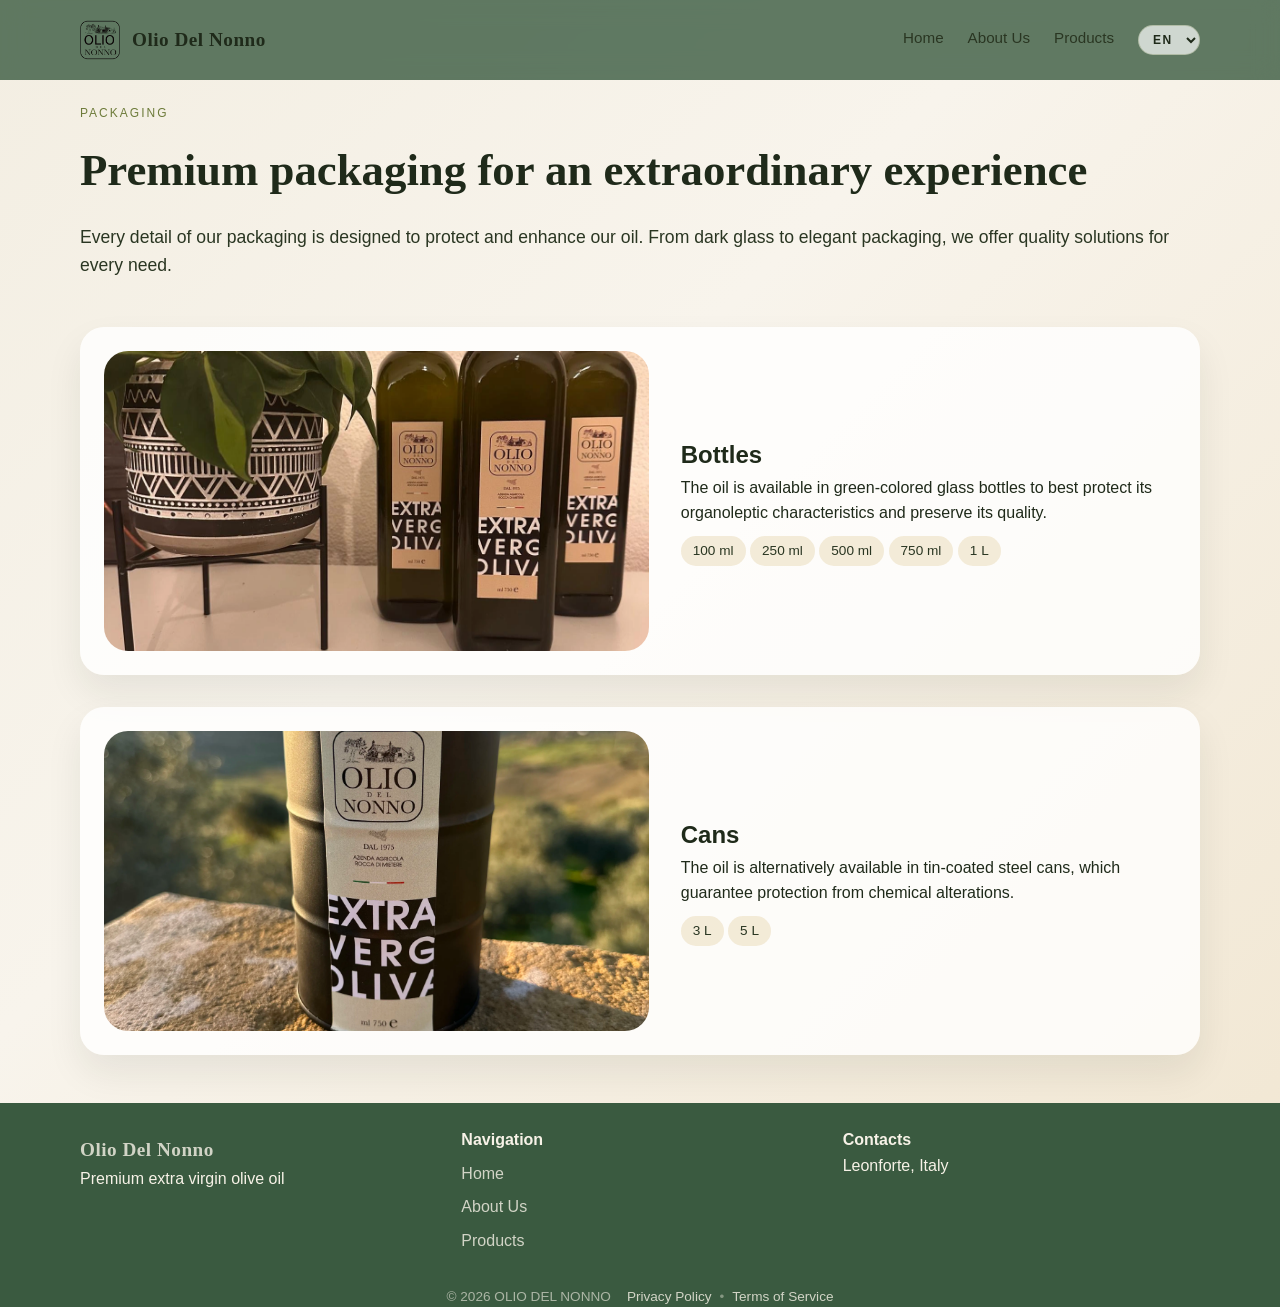
<file: packaging.html>
<!doctype html><html lang="en"><head><meta charset="utf-8"><meta name="viewport" content="width=device-width,initial-scale=1"><title>Packaging</title><meta name="description" content="Packaging information for Olive Oil Studio"><script defer="defer" src="js/main.js"></script><link href="css/main.05d6343d2231f3148652.css" rel="stylesheet"></head><body><div class="page" id="top"><header class="site-header"><div class="container header-inner"><a class="logo" href="index.html"><img src="./img/LOGO.webp" alt="Olio Del Nonno Logo" class="logo-img"> <span class="logo-text">Olio Del Nonno</span></a><div class="header-right"><nav class="nav" data-nav id="site-nav"><a href="index.html" class="nav-link" data-i18n="nav.home">Home</a> <a href="index.html#about" class="nav-link" data-i18n="nav.about">About</a> <a href="index.html#products" class="nav-link" data-i18n="nav.products">Products</a></nav><div class="header-controls"><div class="lang-switch"><select class="lang-select" data-lang-select data-i18n-attr="aria-label:lang.label" aria-label="Language"><option value="en">EN</option><option value="it">IT</option><option value="de">DE</option></select></div><button class="nav-toggle" data-nav-toggle data-i18n-attr="aria-label:nav.toggle" aria-label="Open menu" aria-controls="site-nav" aria-expanded="false"><span aria-hidden="true"></span> <span aria-hidden="true"></span> <span aria-hidden="true"></span></button></div></div></div></header><section class="page-hero" id="packaging"><div class="container"><p class="eyebrow" data-i18n="packagingHero.eyebrow">Imballaggio</p><h1 data-i18n="packagingHero.title">Premium packaging per un'esperienza straordinaria</h1><p class="lead" data-i18n="packagingHero.lead">Ogni dettaglio del nostro imballaggio è pensato per proteggere e valorizzare il nostro olio. Dal vetro scuro alla confezione elegante, offriamo soluzioni di qualità per ogni esigenza.</p></div></section><section class="section" id="packaging-list"><div class="container"><div class="product-grid"><article class="product-detail"><img src="./img/bottiglie1.webp" data-i18n-attr="alt:packaging.item1.imgAlt" alt="Bottiglie" loading="lazy" decoding="async"><div><h2 data-i18n="packaging.item1.title">Bottiglie</h2><p data-i18n="packaging.item1.body">L'olio è disponibile in bottiglie in vetro verde per proteggerne al meglio le caratteristiche organolettiche e preservarne la qualità.</p><span class="tag" data-i18n="packaging.item1.tag1">100 ml</span> <span class="tag" data-i18n="packaging.item1.tag2">250 ml</span> <span class="tag" data-i18n="packaging.item1.tag3">500 ml</span> <span class="tag" data-i18n="packaging.item1.tag4">750 ml</span> <span class="tag" data-i18n="packaging.item1.tag5">1 L</span></div></article><article class="product-detail"><img src="./img/barilotto1.webp" data-i18n-attr="alt:packaging.item2.imgAlt" alt="Lattine" loading="lazy" decoding="async"><div><h2 data-i18n="packaging.item2.title">Lattine</h2><p data-i18n="packaging.item2.body">L'olio è disponibile anche in lattine in acciaio rivestito, che ne garantiscono la protezione da alterazioni chimiche.</p><span class="tag" data-i18n="packaging.item2.tag1">3 L</span> <span class="tag" data-i18n="packaging.item2.tag2">5 L</span></div></article></div></div></section><footer class="site-footer"><div class="container footer-inner"><div><a class="logo" href="index.html#home">Olio Del Nonno</a><p data-i18n="footer.tagline">Premium extra vergine olive oil from Italy farms.</p></div><div><h4 data-i18n="footer.navigationTitle">Navigation</h4><a href="index.html#home" data-i18n="nav.home">Home</a> <a href="index.html#about" data-i18n="nav.about">About</a> <a href="index.html#products" data-i18n="nav.products">Products</a></div><div><h4 data-i18n="footer.contactsTitle">Contatti</h4><p data-i18n="footer.address">Leonforte, Italy</p><p data-i18n="footer.phone"></p><p data-i18n="footer.email"></p></div></div><div class="footer-bottom"><div>© 2026 OLIO DEL NONNO</div><div class="footer-legal"><a href="privacy.html" data-i18n="footer.privacy">Privacy Policy</a> <span class="separator">•</span> <a href="terms.html" data-i18n="footer.terms">Terms of Service</a></div></div></footer><a class="to-top" href="#top" data-to-top data-i18n="footer.toTop" data-i18n-attr="aria-label:footer.toTop" aria-label="Back to top">Top</a></div></body></html>
</file>
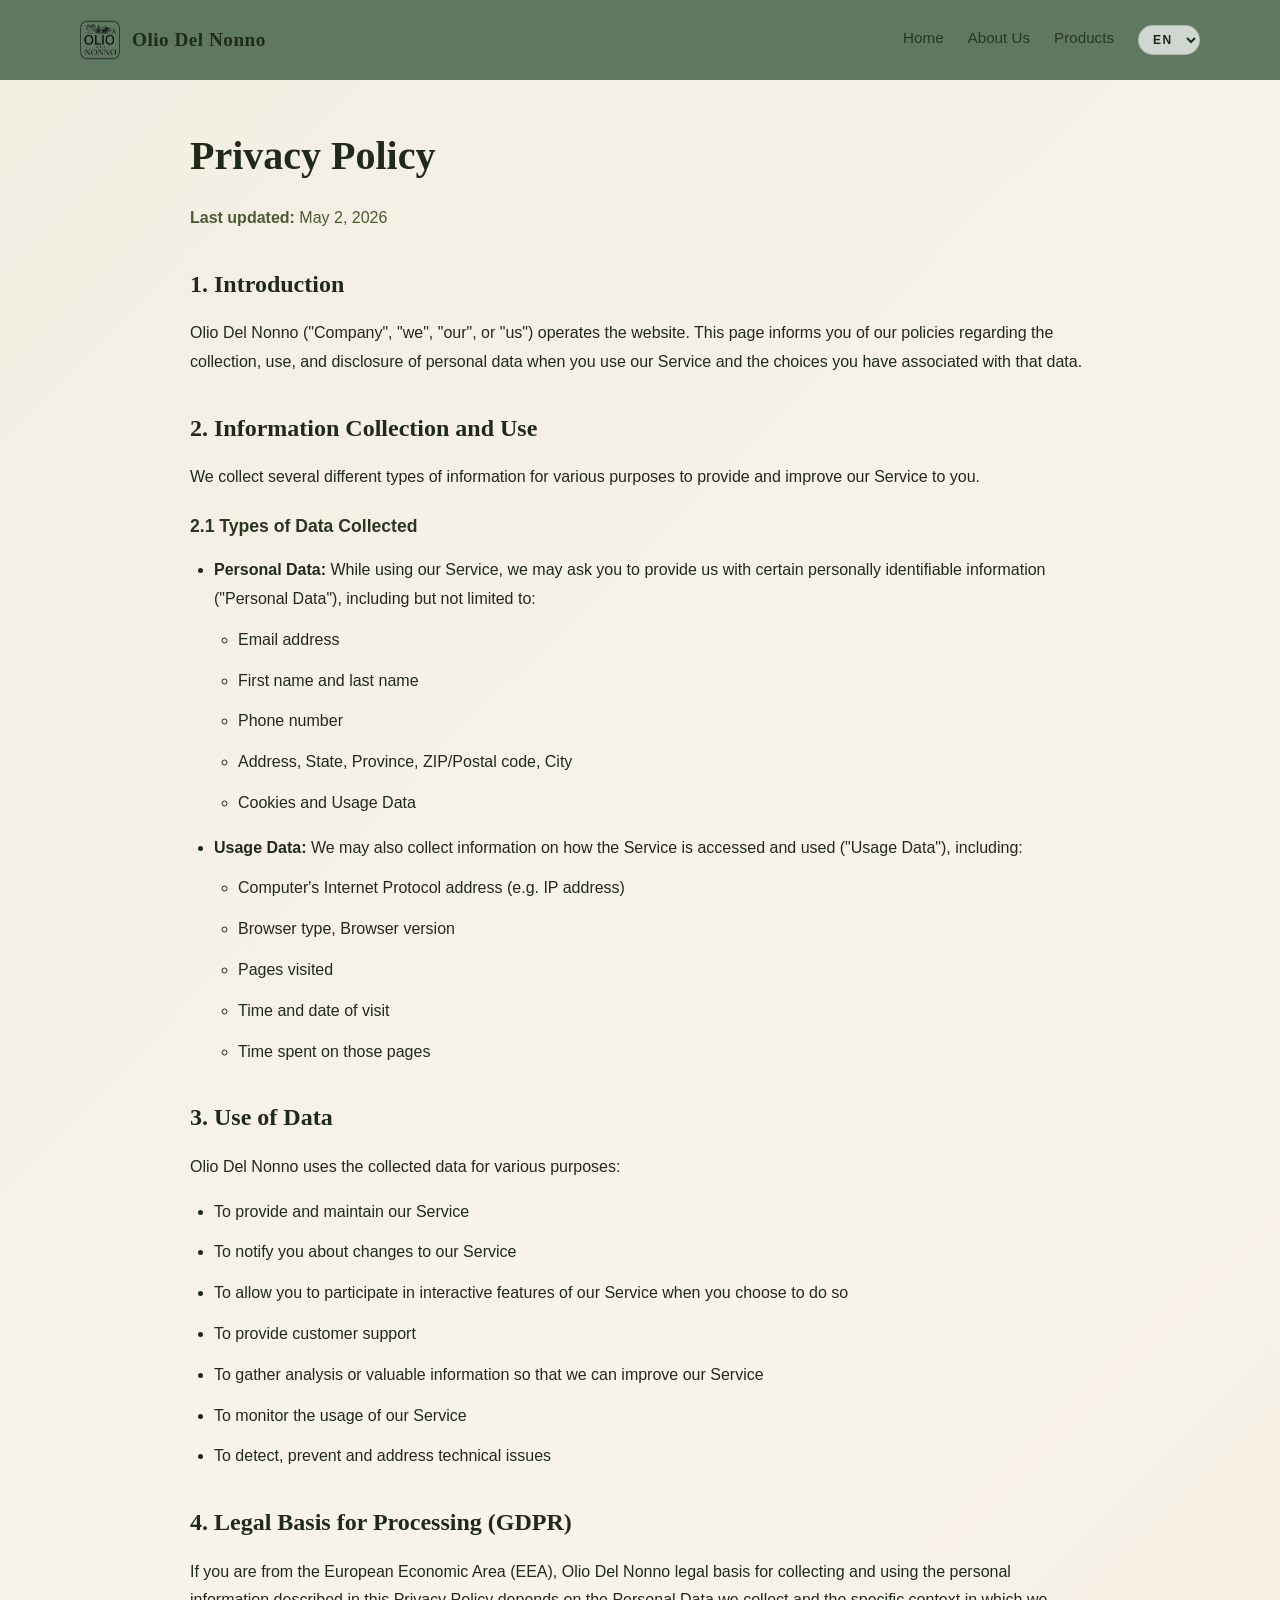
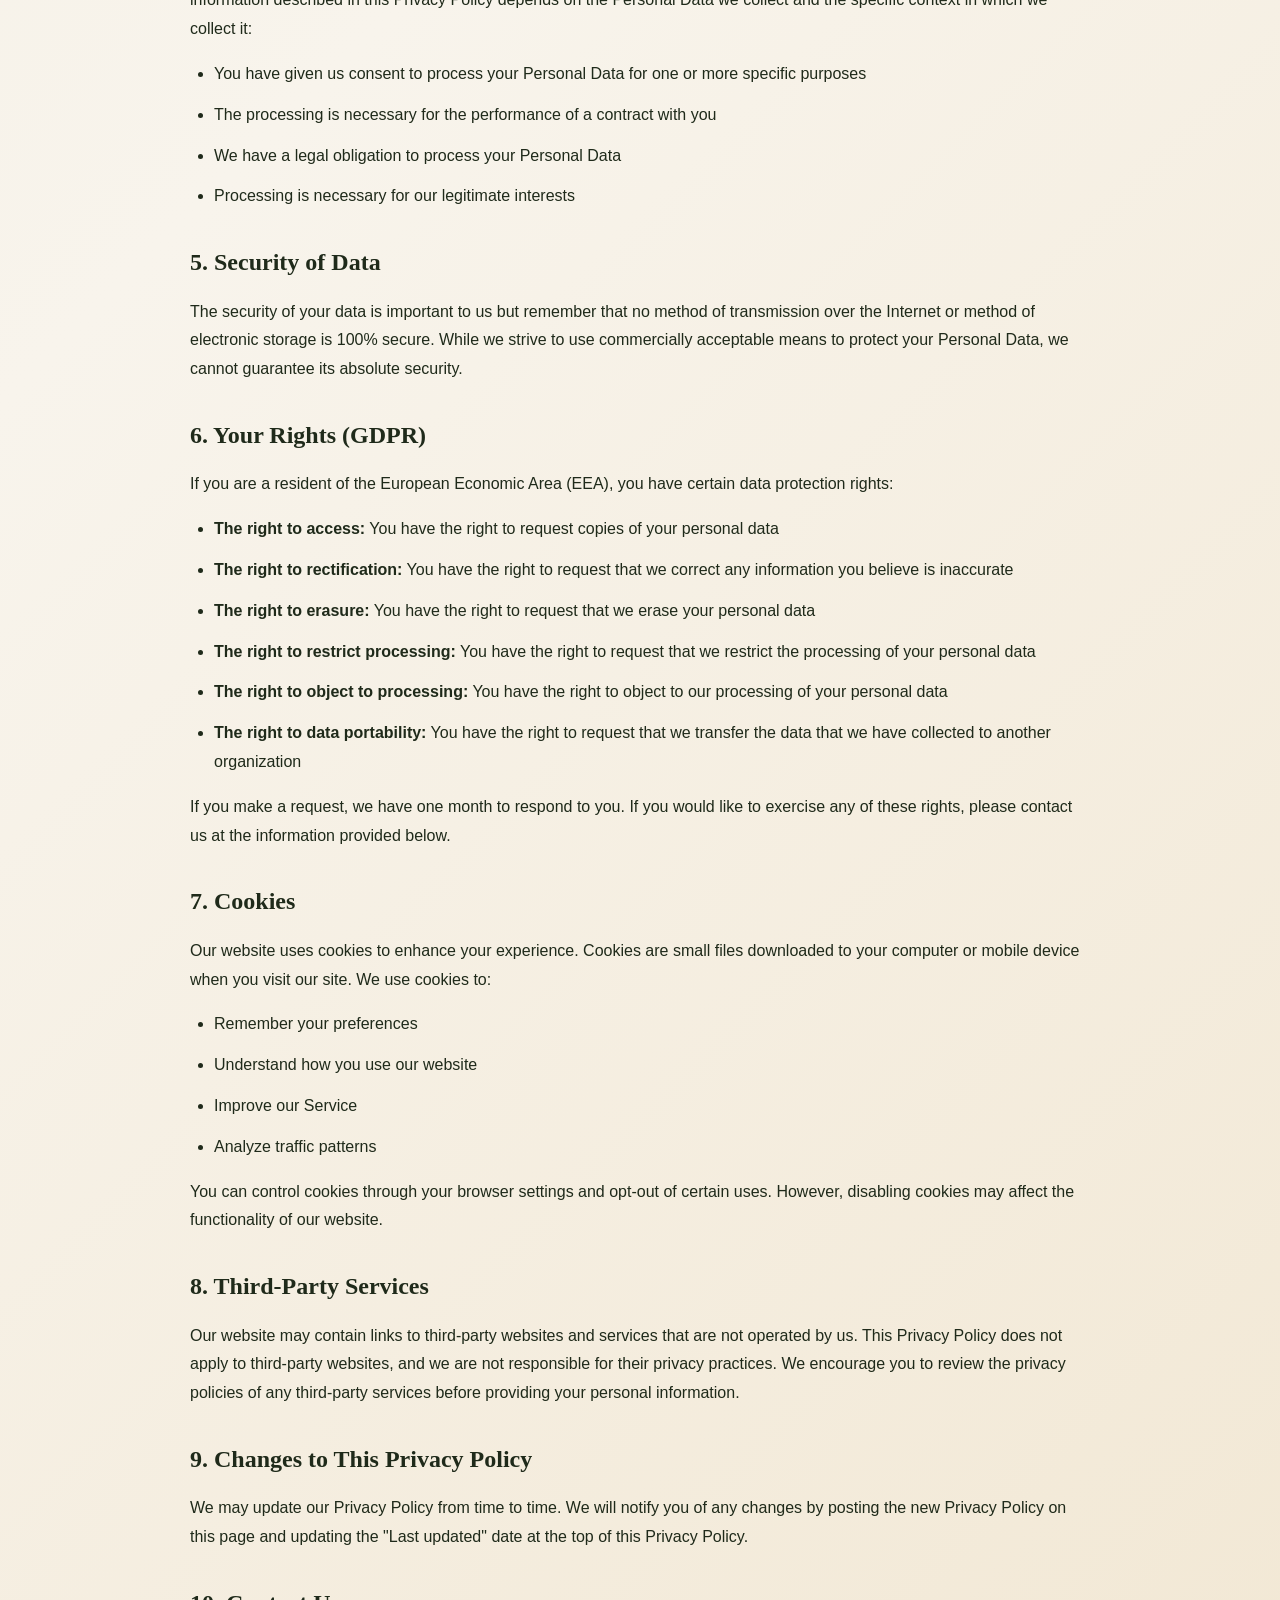
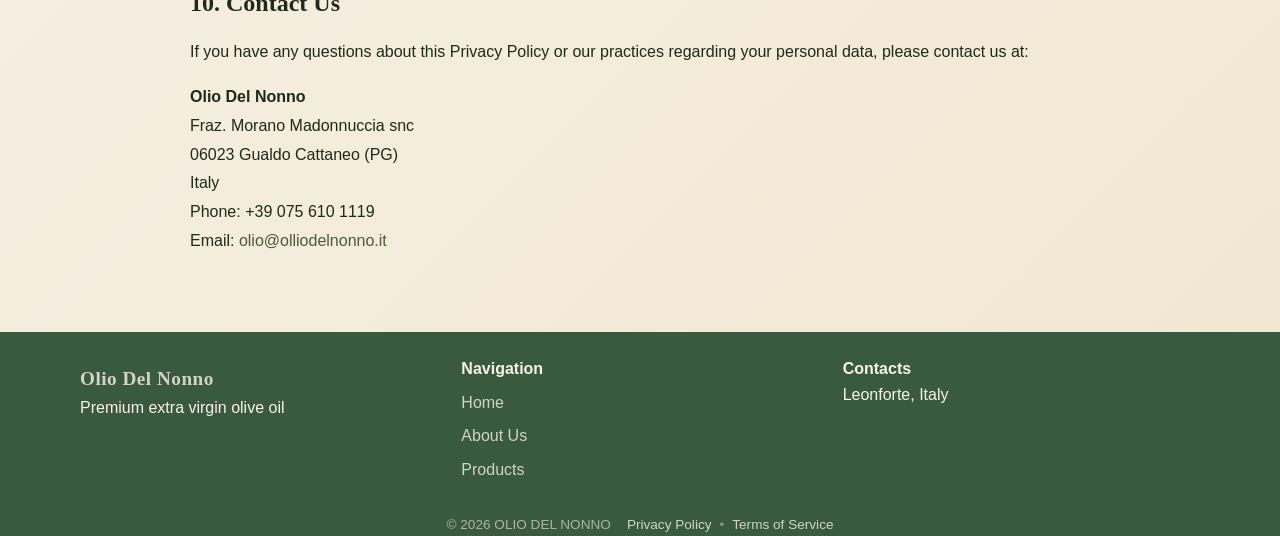
<file: privacy.html>
<!doctype html><html lang="en"><head><meta charset="utf-8"><meta name="viewport" content="width=device-width,initial-scale=1"><title>Privacy Policy - Olive Oil Studio</title><meta name="description" content="Privacy Policy for Olive Oil Studio"><script defer="defer" src="js/main.js"></script><link href="css/main.05d6343d2231f3148652.css" rel="stylesheet"></head><body><div class="page" id="top"><header class="site-header"><div class="container header-inner"><a class="logo" href="index.html"><img src="./img/LOGO.webp" alt="Olio Del Nonno Logo" class="logo-img"> <span class="logo-text">Olio Del Nonno</span></a><div class="header-right"><nav class="nav" data-nav id="site-nav"><a href="index.html" class="nav-link" data-i18n="nav.home">Home</a> <a href="index.html#about" class="nav-link" data-i18n="nav.about">About</a> <a href="index.html#products" class="nav-link" data-i18n="nav.products">Products</a></nav><div class="header-controls"><div class="lang-switch"><select class="lang-select" data-lang-select data-i18n-attr="aria-label:lang.label" aria-label="Language"><option value="en">EN</option><option value="it">IT</option><option value="de">DE</option></select></div><button class="nav-toggle" data-nav-toggle data-i18n-attr="aria-label:nav.toggle" aria-label="Open menu" aria-controls="site-nav" aria-expanded="false"><span aria-hidden="true"></span> <span aria-hidden="true"></span> <span aria-hidden="true"></span></button></div></div></div></header><main class="legal-page"><div class="container"><div class="legal-content"><h1>Privacy Policy</h1><p class="last-updated"><strong>Last updated:</strong> May 2, 2026</p><h2>1. Introduction</h2><p>Olio Del Nonno ("Company", "we", "our", or "us") operates the website. This page informs you of our policies regarding the collection, use, and disclosure of personal data when you use our Service and the choices you have associated with that data.</p><h2>2. Information Collection and Use</h2><p>We collect several different types of information for various purposes to provide and improve our Service to you.</p><h3>2.1 Types of Data Collected</h3><ul><li><strong>Personal Data:</strong> While using our Service, we may ask you to provide us with certain personally identifiable information ("Personal Data"), including but not limited to:<ul><li>Email address</li><li>First name and last name</li><li>Phone number</li><li>Address, State, Province, ZIP/Postal code, City</li><li>Cookies and Usage Data</li></ul></li><li><strong>Usage Data:</strong> We may also collect information on how the Service is accessed and used ("Usage Data"), including:<ul><li>Computer's Internet Protocol address (e.g. IP address)</li><li>Browser type, Browser version</li><li>Pages visited</li><li>Time and date of visit</li><li>Time spent on those pages</li></ul></li></ul><h2>3. Use of Data</h2><p>Olio Del Nonno uses the collected data for various purposes:</p><ul><li>To provide and maintain our Service</li><li>To notify you about changes to our Service</li><li>To allow you to participate in interactive features of our Service when you choose to do so</li><li>To provide customer support</li><li>To gather analysis or valuable information so that we can improve our Service</li><li>To monitor the usage of our Service</li><li>To detect, prevent and address technical issues</li></ul><h2>4. Legal Basis for Processing (GDPR)</h2><p>If you are from the European Economic Area (EEA), Olio Del Nonno legal basis for collecting and using the personal information described in this Privacy Policy depends on the Personal Data we collect and the specific context in which we collect it:</p><ul><li>You have given us consent to process your Personal Data for one or more specific purposes</li><li>The processing is necessary for the performance of a contract with you</li><li>We have a legal obligation to process your Personal Data</li><li>Processing is necessary for our legitimate interests</li></ul><h2>5. Security of Data</h2><p>The security of your data is important to us but remember that no method of transmission over the Internet or method of electronic storage is 100% secure. While we strive to use commercially acceptable means to protect your Personal Data, we cannot guarantee its absolute security.</p><h2>6. Your Rights (GDPR)</h2><p>If you are a resident of the European Economic Area (EEA), you have certain data protection rights:</p><ul><li><strong>The right to access:</strong> You have the right to request copies of your personal data</li><li><strong>The right to rectification:</strong> You have the right to request that we correct any information you believe is inaccurate</li><li><strong>The right to erasure:</strong> You have the right to request that we erase your personal data</li><li><strong>The right to restrict processing:</strong> You have the right to request that we restrict the processing of your personal data</li><li><strong>The right to object to processing:</strong> You have the right to object to our processing of your personal data</li><li><strong>The right to data portability:</strong> You have the right to request that we transfer the data that we have collected to another organization</li></ul><p>If you make a request, we have one month to respond to you. If you would like to exercise any of these rights, please contact us at the information provided below.</p><h2>7. Cookies</h2><p>Our website uses cookies to enhance your experience. Cookies are small files downloaded to your computer or mobile device when you visit our site. We use cookies to:</p><ul><li>Remember your preferences</li><li>Understand how you use our website</li><li>Improve our Service</li><li>Analyze traffic patterns</li></ul><p>You can control cookies through your browser settings and opt-out of certain uses. However, disabling cookies may affect the functionality of our website.</p><h2>8. Third-Party Services</h2><p>Our website may contain links to third-party websites and services that are not operated by us. This Privacy Policy does not apply to third-party websites, and we are not responsible for their privacy practices. We encourage you to review the privacy policies of any third-party services before providing your personal information.</p><h2>9. Changes to This Privacy Policy</h2><p>We may update our Privacy Policy from time to time. We will notify you of any changes by posting the new Privacy Policy on this page and updating the "Last updated" date at the top of this Privacy Policy.</p><h2>10. Contact Us</h2><p>If you have any questions about this Privacy Policy or our practices regarding your personal data, please contact us at:</p><p><strong>Olio Del Nonno</strong><br>Fraz. Morano Madonnuccia snc<br>06023 Gualdo Cattaneo (PG)<br>Italy<br>Phone: +39 075 610 1119<br>Email: <a href="mailto:olio@olliodelnonno.it">olio@olliodelnonno.it</a></p></div></div></main><footer class="site-footer"><div class="container footer-inner"><div><a class="logo" href="index.html#home">Olio Del Nonno</a><p data-i18n="footer.tagline">Premium extra vergine olive oil from Italy farms.</p></div><div><h4 data-i18n="footer.navigationTitle">Navigation</h4><a href="index.html#home" data-i18n="nav.home">Home</a> <a href="index.html#about" data-i18n="nav.about">About</a> <a href="index.html#products" data-i18n="nav.products">Products</a></div><div><h4 data-i18n="footer.contactsTitle">Contatti</h4><p data-i18n="footer.address">Leonforte, Italy</p><p data-i18n="footer.phone"></p><p data-i18n="footer.email"></p></div></div><div class="footer-bottom"><div>© 2026 OLIO DEL NONNO</div><div class="footer-legal"><a href="privacy.html" data-i18n="footer.privacy">Privacy Policy</a> <span class="separator">•</span> <a href="terms.html" data-i18n="footer.terms">Terms of Service</a></div></div></footer><a class="to-top" href="#top" data-to-top data-i18n="footer.toTop" data-i18n-attr="aria-label:footer.toTop" aria-label="Back to top">Top</a></div></body></html>
</file>
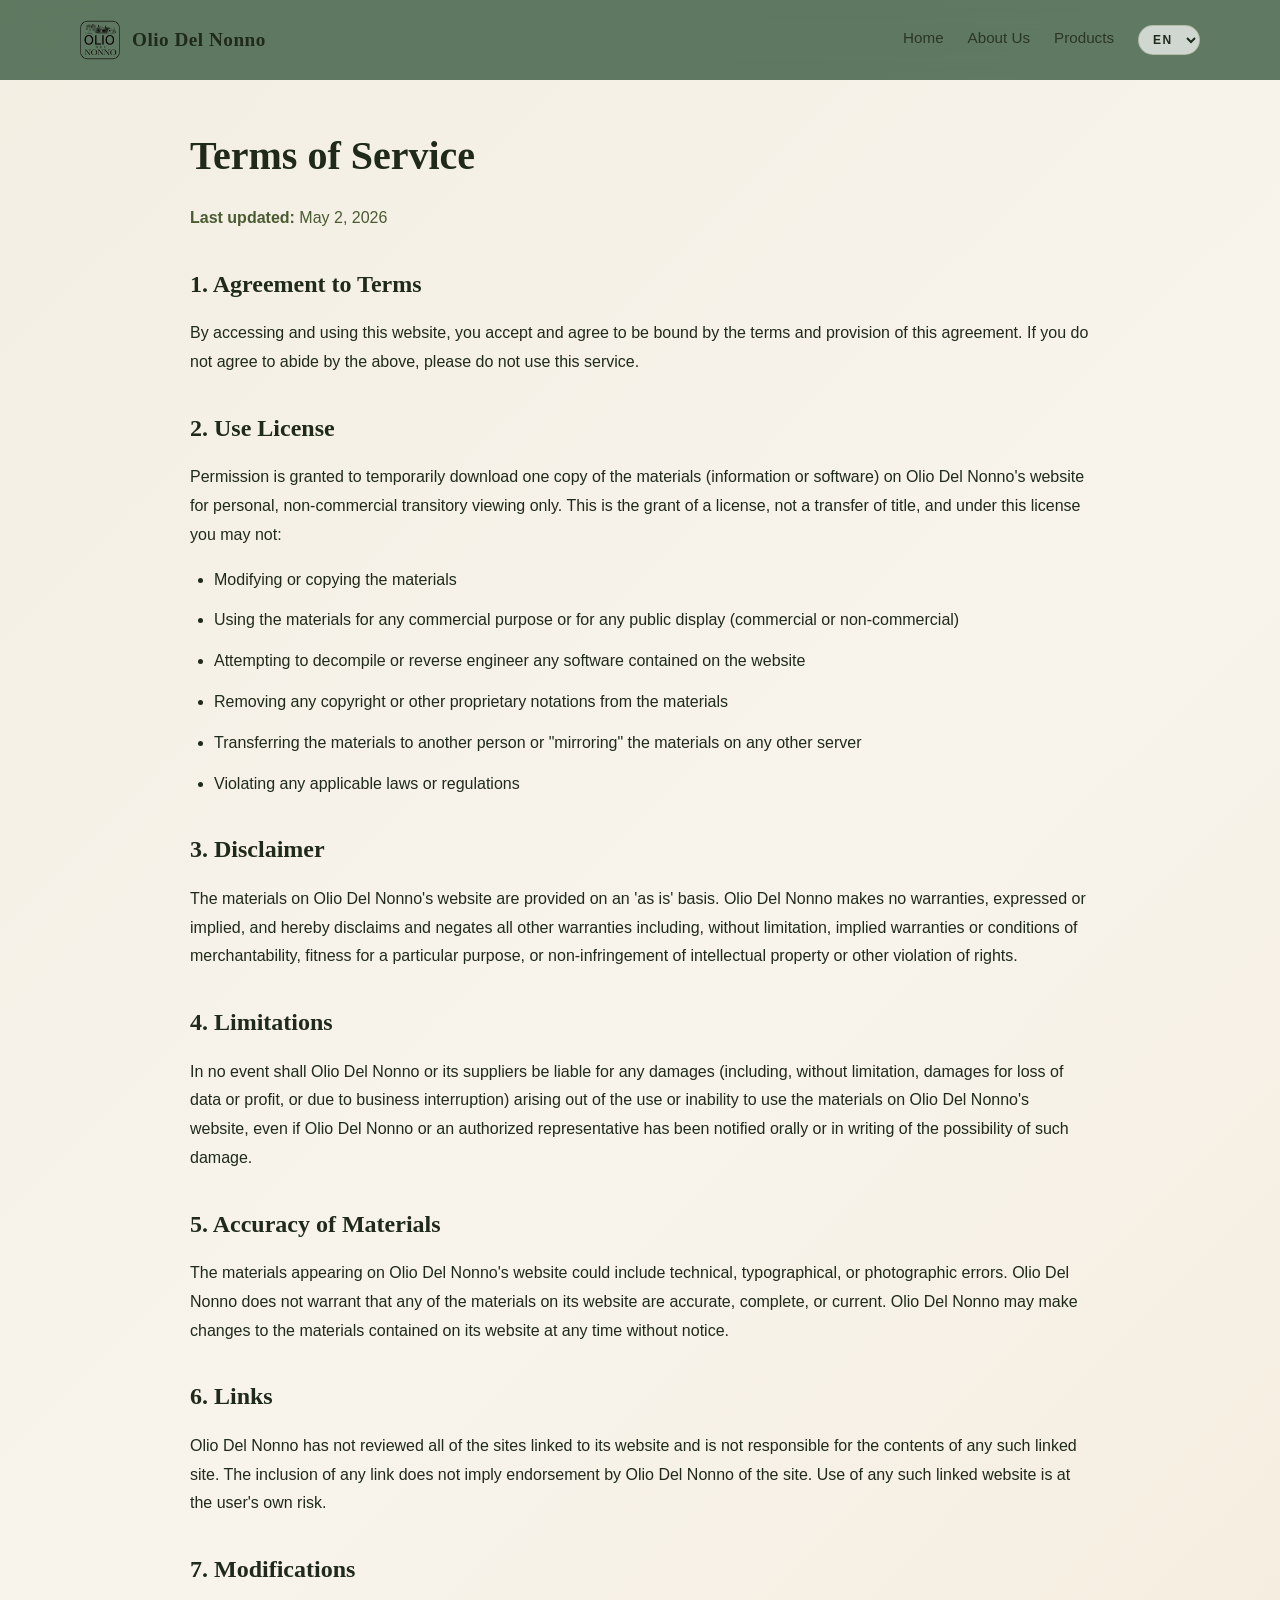
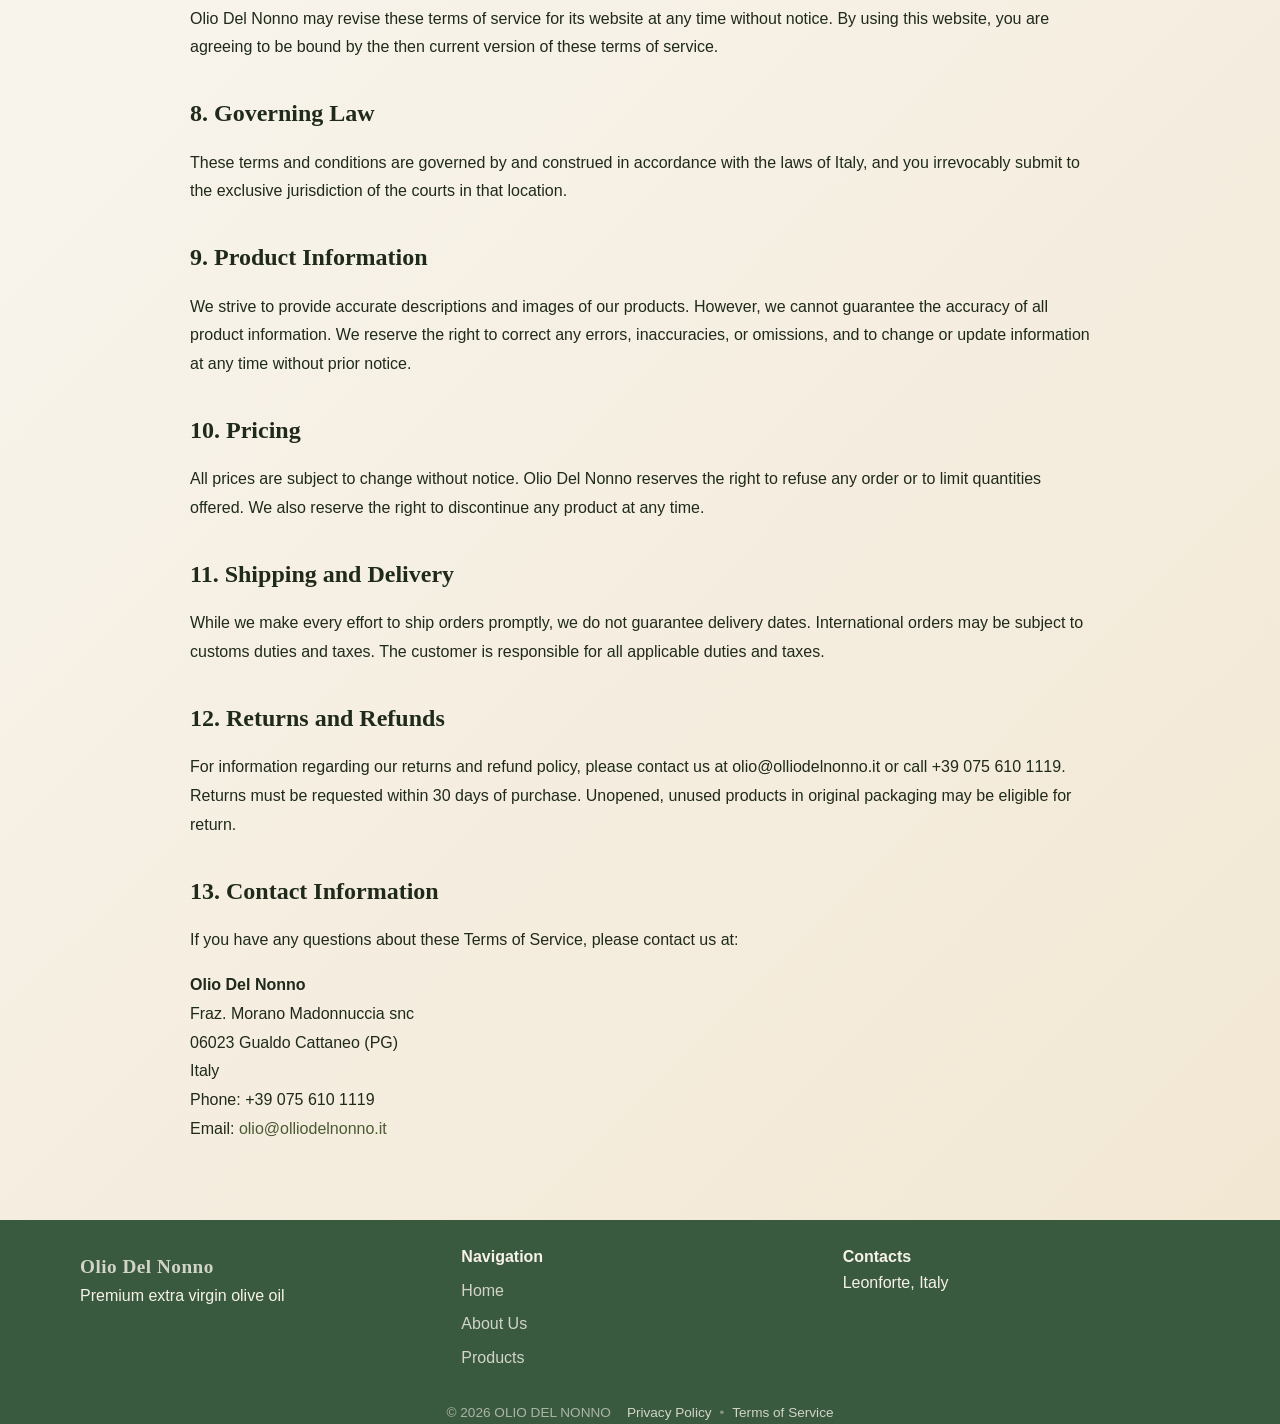
<file: terms.html>
<!doctype html><html lang="en"><head><meta charset="utf-8"><meta name="viewport" content="width=device-width,initial-scale=1"><title>Terms of Service - Olive Oil Studio</title><meta name="description" content="Terms of Service for Olive Oil Studio"><script defer="defer" src="js/main.js"></script><link href="css/main.05d6343d2231f3148652.css" rel="stylesheet"></head><body><div class="page" id="top"><header class="site-header"><div class="container header-inner"><a class="logo" href="index.html"><img src="./img/LOGO.webp" alt="Olio Del Nonno Logo" class="logo-img"> <span class="logo-text">Olio Del Nonno</span></a><div class="header-right"><nav class="nav" data-nav id="site-nav"><a href="index.html" class="nav-link" data-i18n="nav.home">Home</a> <a href="index.html#about" class="nav-link" data-i18n="nav.about">About</a> <a href="index.html#products" class="nav-link" data-i18n="nav.products">Products</a></nav><div class="header-controls"><div class="lang-switch"><select class="lang-select" data-lang-select data-i18n-attr="aria-label:lang.label" aria-label="Language"><option value="en">EN</option><option value="it">IT</option><option value="de">DE</option></select></div><button class="nav-toggle" data-nav-toggle data-i18n-attr="aria-label:nav.toggle" aria-label="Open menu" aria-controls="site-nav" aria-expanded="false"><span aria-hidden="true"></span> <span aria-hidden="true"></span> <span aria-hidden="true"></span></button></div></div></div></header><main class="legal-page"><div class="container"><div class="legal-content"><h1>Terms of Service</h1><p class="last-updated"><strong>Last updated:</strong> May 2, 2026</p><h2>1. Agreement to Terms</h2><p>By accessing and using this website, you accept and agree to be bound by the terms and provision of this agreement. If you do not agree to abide by the above, please do not use this service.</p><h2>2. Use License</h2><p>Permission is granted to temporarily download one copy of the materials (information or software) on Olio Del Nonno's website for personal, non-commercial transitory viewing only. This is the grant of a license, not a transfer of title, and under this license you may not:</p><ul><li>Modifying or copying the materials</li><li>Using the materials for any commercial purpose or for any public display (commercial or non-commercial)</li><li>Attempting to decompile or reverse engineer any software contained on the website</li><li>Removing any copyright or other proprietary notations from the materials</li><li>Transferring the materials to another person or "mirroring" the materials on any other server</li><li>Violating any applicable laws or regulations</li></ul><h2>3. Disclaimer</h2><p>The materials on Olio Del Nonno's website are provided on an 'as is' basis. Olio Del Nonno makes no warranties, expressed or implied, and hereby disclaims and negates all other warranties including, without limitation, implied warranties or conditions of merchantability, fitness for a particular purpose, or non-infringement of intellectual property or other violation of rights.</p><h2>4. Limitations</h2><p>In no event shall Olio Del Nonno or its suppliers be liable for any damages (including, without limitation, damages for loss of data or profit, or due to business interruption) arising out of the use or inability to use the materials on Olio Del Nonno's website, even if Olio Del Nonno or an authorized representative has been notified orally or in writing of the possibility of such damage.</p><h2>5. Accuracy of Materials</h2><p>The materials appearing on Olio Del Nonno's website could include technical, typographical, or photographic errors. Olio Del Nonno does not warrant that any of the materials on its website are accurate, complete, or current. Olio Del Nonno may make changes to the materials contained on its website at any time without notice.</p><h2>6. Links</h2><p>Olio Del Nonno has not reviewed all of the sites linked to its website and is not responsible for the contents of any such linked site. The inclusion of any link does not imply endorsement by Olio Del Nonno of the site. Use of any such linked website is at the user's own risk.</p><h2>7. Modifications</h2><p>Olio Del Nonno may revise these terms of service for its website at any time without notice. By using this website, you are agreeing to be bound by the then current version of these terms of service.</p><h2>8. Governing Law</h2><p>These terms and conditions are governed by and construed in accordance with the laws of Italy, and you irrevocably submit to the exclusive jurisdiction of the courts in that location.</p><h2>9. Product Information</h2><p>We strive to provide accurate descriptions and images of our products. However, we cannot guarantee the accuracy of all product information. We reserve the right to correct any errors, inaccuracies, or omissions, and to change or update information at any time without prior notice.</p><h2>10. Pricing</h2><p>All prices are subject to change without notice. Olio Del Nonno reserves the right to refuse any order or to limit quantities offered. We also reserve the right to discontinue any product at any time.</p><h2>11. Shipping and Delivery</h2><p>While we make every effort to ship orders promptly, we do not guarantee delivery dates. International orders may be subject to customs duties and taxes. The customer is responsible for all applicable duties and taxes.</p><h2>12. Returns and Refunds</h2><p>For information regarding our returns and refund policy, please contact us at olio@olliodelnonno.it or call +39 075 610 1119. Returns must be requested within 30 days of purchase. Unopened, unused products in original packaging may be eligible for return.</p><h2>13. Contact Information</h2><p>If you have any questions about these Terms of Service, please contact us at:</p><p><strong>Olio Del Nonno</strong><br>Fraz. Morano Madonnuccia snc<br>06023 Gualdo Cattaneo (PG)<br>Italy<br>Phone: +39 075 610 1119<br>Email: <a href="mailto:olio@olliodelnonno.it">olio@olliodelnonno.it</a></p></div></div></main><footer class="site-footer"><div class="container footer-inner"><div><a class="logo" href="index.html#home">Olio Del Nonno</a><p data-i18n="footer.tagline">Premium extra vergine olive oil from Italy farms.</p></div><div><h4 data-i18n="footer.navigationTitle">Navigation</h4><a href="index.html#home" data-i18n="nav.home">Home</a> <a href="index.html#about" data-i18n="nav.about">About</a> <a href="index.html#products" data-i18n="nav.products">Products</a></div><div><h4 data-i18n="footer.contactsTitle">Contatti</h4><p data-i18n="footer.address">Leonforte, Italy</p><p data-i18n="footer.phone"></p><p data-i18n="footer.email"></p></div></div><div class="footer-bottom"><div>© 2026 OLIO DEL NONNO</div><div class="footer-legal"><a href="privacy.html" data-i18n="footer.privacy">Privacy Policy</a> <span class="separator">•</span> <a href="terms.html" data-i18n="footer.terms">Terms of Service</a></div></div></footer><a class="to-top" href="#top" data-to-top data-i18n="footer.toTop" data-i18n-attr="aria-label:footer.toTop" aria-label="Back to top">Top</a></div></body></html>
</file>
<file: css/main.05d6343d2231f3148652.css>
:root{color-scheme:only light}html{scroll-behavior:smooth}*{box-sizing:border-box;margin:0;padding:0}body{font-family:"Manrope",-apple-system,BlinkMacSystemFont,"Segoe UI","Roboto","Oxygen","Ubuntu","Cantarell","Fira Sans","Droid Sans","Helvetica Neue",Arial,sans-serif;background:linear-gradient(135deg, #f3eee2 0%, #f8f4ec 40%, #f1e6d1 100%);color:#1f2a1a;line-height:1.6}body.nav-open{overflow:hidden}img{max-width:100%;display:block;border-radius:24px}a{color:inherit;text-decoration:none}@media(prefers-reduced-motion: reduce){html{scroll-behavior:auto}}.page{min-height:100vh;display:flex;flex-direction:column}.container{width:min(1120px,92vw);margin:0 auto;padding-top:24px}.to-top{position:fixed;right:24px;bottom:24px;width:44px;height:44px;border-radius:999px;background:#1f2a1a;color:#f7f2e7;display:grid;place-items:center;font-size:1.1rem;box-shadow:0 12px 24px rgba(31,42,26,.2);opacity:0;pointer-events:none;transform:translateY(10px);transition:opacity .3s ease,transform .3s ease}.to-top.is-visible{opacity:1;pointer-events:auto;transform:translateY(0)}.legal-page{padding:100px 0 60px 0}.legal-content{max-width:900px;margin:0 auto}.legal-content h1{font-size:2.5rem;margin-bottom:16px;font-family:"Playfair Display","Georgia","Garamond","Times New Roman",serif}.legal-content h2{font-size:1.5rem;margin-top:32px;margin-bottom:16px;font-family:"Playfair Display","Georgia","Garamond","Times New Roman",serif;color:#1f2a1a}.legal-content h3{font-size:1.1rem;margin-top:20px;margin-bottom:12px;font-weight:600;color:#2a3622}.legal-content p{line-height:1.8;margin-bottom:16px;color:#1f2a1a}.legal-content ul{margin:16px 0 16px 24px;list-style-type:disc}.legal-content ul li{margin-bottom:12px;line-height:1.8;color:#1f2a1a}.legal-content ul li ul{margin-top:12px;list-style-type:circle}.legal-content .last-updated{color:#4a5a31;margin-bottom:32px}.legal-content a{color:#4a5a31;text-decoration:none;transition:color .2s ease}.legal-content a:hover{color:#2a3622;text-decoration:underline}.cookie-banner{position:fixed;bottom:0;left:0;right:0;background:#1f2a1a;color:#f7f2e7;padding:24px;display:none;flex-direction:column;gap:16px;z-index:9999;box-shadow:0 -4px 16px rgba(31,42,26,.2)}.cookie-banner-content{width:min(1120px,92vw);margin:0 auto;display:flex;justify-content:space-between;align-items:flex-end;gap:32px}.cookie-banner-text{flex:1}.cookie-banner-text h3{font-family:"Playfair Display","Georgia","Garamond","Times New Roman",serif;font-size:1.2rem;margin-bottom:8px;color:#f7f2e7}.cookie-banner-text p{font-size:.9rem;line-height:1.6;color:rgba(247,242,231,.85)}.cookie-banner-buttons{display:flex;gap:12px;flex-wrap:wrap}.cookie-btn{padding:10px 20px;border:none;border-radius:8px;font-size:.9rem;font-weight:500;cursor:pointer;transition:all .2s ease;white-space:nowrap}.cookie-btn:hover{transform:translateY(-2px)}.cookie-btn-primary{background:#c9a352;color:#1f2a1a}.cookie-btn-primary:hover{background:hsl(40.8403361345,52.422907489%,45.4901960784%)}.cookie-btn-secondary{background:rgba(247,242,231,.1);color:#f7f2e7;border:1px solid rgba(247,242,231,.3)}.cookie-btn-secondary:hover{background:rgba(247,242,231,.2);border-color:rgba(247,242,231,.5)}@media(max-width: 768px){.cookie-banner-content{flex-direction:column;align-items:stretch;gap:16px}.cookie-banner-buttons{flex-direction:column}.cookie-btn{width:100%}}.reveal{opacity:0;transform:translateX(-80px);transition:opacity .8s ease,transform .8s ease;will-change:transform,opacity}.reveal.is-visible{opacity:1;transform:translateX(0)}.stagger>*{--reveal-delay: 0s;transition-delay:var(--reveal-delay)}.stagger>*:nth-child(1){--reveal-delay: 0.08s}.stagger>*:nth-child(2){--reveal-delay: 0.16s}.stagger>*:nth-child(3){--reveal-delay: 0.24s}@keyframes float{0%,100%{transform:translateY(0)}50%{transform:translateY(-10px)}}@media(prefers-reduced-motion: reduce){.reveal,.hero-media img{animation:none;transition:none;transform:none;opacity:1}}.site-header{position:fixed;top:0;left:0;width:100%;right:0;z-index:20;background:rgba(58,90,64,.8);backdrop-filter:blur(12px);border-bottom:none}.header-inner{display:flex;align-items:center;justify-content:flex-start;padding:20px 0;gap:16px}.header-right{margin-left:auto;display:flex;align-items:center;gap:24px}.logo{font-family:"Playfair Display",serif;font-size:1.2rem;font-weight:700;letter-spacing:.5px;display:flex;align-items:center;gap:12px;text-decoration:none;color:#1f2a1a}.logo-img{height:40px;width:auto;object-fit:contain;border-radius:0;max-width:100px}.logo-text{font-family:"Playfair Display",serif;font-size:1.2rem;font-weight:700;letter-spacing:.5px;color:#1f2a1a}.nav{display:flex;gap:24px;font-size:.95rem}.nav-link{position:relative;padding-bottom:4px;color:#2a3622;transition:color .3s ease}.nav-link::after{content:"";position:absolute;left:0;bottom:0;width:0;height:2px;background:#c9a352;transition:width .3s ease}.nav-link:hover,.nav-link.is-active{color:#1f2a1a}.nav-link:hover::after,.nav-link.is-active::after{width:100%}.header-controls{display:flex;align-items:center;gap:12px}.lang-switch{display:flex;align-items:center}.lang-select{border:1px solid rgba(90,107,46,.25);background:hsla(0,0%,100%,.7);color:#1f2a1a;padding:6px 10px;border-radius:999px;font-size:.75rem;font-weight:600;letter-spacing:.12em;text-transform:uppercase;cursor:pointer}.lang-select:focus-visible{outline:2px solid #c9a352;outline-offset:2px}.nav-toggle{display:none;flex-direction:column;gap:6px;background:none;border:none;cursor:pointer;z-index:40}.nav-toggle span{display:block;width:24px;height:2px;background:#1f2a1a;transition:transform .3s ease,opacity .3s ease}.site-footer{background:#3a5a40;color:#f7f2e7;padding:0px 0 0px;margin-top:auto}.footer-inner{display:grid;grid-template-columns:repeat(3, minmax(0, 1fr));gap:24px}.footer-inner a{display:block;margin-top:8px;color:rgba(247,242,231,.8);transition:color .2s ease}.footer-inner a:hover{color:#f7f2e7}.footer-bottom{display:flex;align-items:center;justify-content:center;gap:16px;flex-wrap:wrap;text-align:center;margin-top:32px;font-size:.85rem;color:rgba(247,242,231,.6)}.footer-legal{display:flex;align-items:center;gap:8px;justify-content:center}.footer-legal a{color:rgba(247,242,231,.8);text-decoration:none;transition:color .2s ease}.footer-legal a:hover{color:#f7f2e7;text-decoration:underline}.footer-legal .separator{color:rgba(247,242,231,.4)}.home-hero{position:relative;padding:0px 0 0px;overflow:hidden;margin-top:0px;margin-bottom:0px;border-top:none}.home-hero::before{content:"";position:absolute;inset:0;background:radial-gradient(circle at 20% 20%, rgba(109, 123, 58, 0.18), transparent 50%),radial-gradient(circle at 80% 20%, rgba(201, 163, 82, 0.18), transparent 45%);z-index:0}.carousel{position:relative;overflow:hidden;border-radius:5px;border-top:none}.carousel-inner{position:relative;min-height:600px}.carousel-item{position:absolute;inset:0;width:100%;opacity:0;transition:opacity .8s ease-in-out}.carousel-item.active{opacity:1;position:relative}.carousel-item img{width:100%;height:600px;display:block;object-fit:cover;border-radius:5px}.carousel-caption{position:absolute;left:24px;bottom:24px;right:auto;max-width:620px;padding:24px;border-radius:24px;background:rgba(17,17,17,.5);color:#f7f2e7;z-index:2}.carousel-caption h1{margin:0 0 12px;font-size:clamp(2rem,2.5vw,3.2rem);line-height:1.05}.carousel-caption p{margin:0 0 16px}.btn{display:inline-flex;align-items:center;justify-content:center;padding:12px 24px;border-radius:999px;background:#4a5a31;color:#f7f2e7;font-weight:600;transition:transform .3s ease,box-shadow .3s ease,background .3s ease;box-shadow:0 10px 24px rgba(42,54,34,.18)}.btn:hover{transform:translateY(-2px);background:#2a3622}.carousel-indicators{position:absolute;bottom:18px;left:50%;transform:translateX(-50%);display:flex;gap:10px;z-index:2}.carousel-indicators button{width:10px;height:10px;border-radius:999px;border:none;background:hsla(0,0%,100%,.55);cursor:pointer}.carousel-indicators button.active{background:#fff}.carousel-control-prev,.carousel-control-next{position:absolute;top:50%;transform:translateY(-50%);width:46px;height:46px;border-radius:999px;border:none;background:hsla(0,0%,100%,.75);display:grid;place-items:center;cursor:pointer;z-index:2}.carousel-control-prev{left:18px}.carousel-control-next{right:18px}.carousel-control-prev-icon,.carousel-control-next-icon{position:relative;width:18px;height:18px}.carousel-control-prev-icon::before,.carousel-control-next-icon::before{content:"";position:absolute;width:10px;height:10px;border-top:2px solid #1f2a1a;border-right:2px solid #1f2a1a;left:50%;top:50%;transform:translate(-50%, -50%) rotate(-135deg)}.carousel-control-next-icon::before{transform:translate(-50%, -50%) rotate(45deg)}.index-hero{position:relative;padding:0px 0 0px;overflow:hidden}.hero::before{content:"";position:absolute;inset:0;background:radial-gradient(circle at 20% 20%, rgba(109, 123, 58, 0.18), transparent 50%),radial-gradient(circle at 80% 20%, rgba(201, 163, 82, 0.18), transparent 45%);z-index:0}.hero-inner{position:relative;z-index:1;display:grid;grid-template-columns:repeat(2, minmax(0, 1fr));gap:48px;align-items:center}.hero-content h1{font-family:"Playfair Display",serif;font-size:clamp(2.6rem,3vw + 1.5rem,4rem);line-height:1.1;margin-bottom:18px}.eyebrow{text-transform:uppercase;letter-spacing:2px;font-size:.75rem;color:#6d7b3a;margin-bottom:12px}.lead{font-size:1.1rem;color:#2a3622;margin-bottom:24px}.hero-actions{display:flex;gap:16px;flex-wrap:wrap;margin-bottom:32px}.btn{display:inline-flex;align-items:center;justify-content:center;padding:12px 24px;border-radius:999px;background:#4a5a31;color:#f7f2e7;font-weight:600;transition:transform .3s ease,box-shadow .3s ease,background .3s ease;box-shadow:0 10px 24px rgba(42,54,34,.18)}.btn:hover{transform:translateY(-2px);background:#2a3622}.btn-ghost{background:rgba(0,0,0,0);border:1px solid rgba(42,54,34,.2);color:#2a3622;box-shadow:none}.btn-ghost:hover{background:rgba(42,54,34,.08)}.hero-stats{display:flex;gap:24px;flex-wrap:wrap}.hero-stats div{background:hsla(0,0%,100%,.7);padding:12px 16px;border-radius:16px;min-width:120px;box-shadow:0 8px 18px rgba(31,42,26,.08)}.hero-stats strong{font-size:1.4rem;display:block}.hero-media{width:100%;height:500px;overflow:hidden;border-radius:36px}.hero-media img{width:100%;height:100%;object-fit:cover;border-radius:36px;box-shadow:0 24px 60px rgba(31,42,26,.22);animation:float 6s ease-in-out infinite}.section{padding:0px 0}.section-alt{background:linear-gradient(120deg, rgba(214, 200, 167, 0.35), rgba(247, 242, 231, 0.6))}.section-title{text-align:center;margin-bottom:48px}.section-title h2{font-family:"Playfair Display",serif;font-size:clamp(2rem,2vw + 1rem,3rem);margin-bottom:12px}.grid{display:grid;gap:24px}.features{grid-template-columns:repeat(3, minmax(0, 1fr))}.card{background:hsla(0,0%,100%,.78);padding:26px;border-radius:22px;box-shadow:0 18px 36px rgba(31,42,26,.08);backdrop-filter:blur(8px);transition:transform .3s ease,box-shadow .3s ease}.card:hover{transform:translateY(-6px);box-shadow:0 28px 44px rgba(31,42,26,.16)}.card h3{font-size:1.3rem;margin-bottom:12px}.split{display:grid;grid-template-columns:repeat(2, minmax(0, 1fr));gap:48px;align-items:center}.split-content h2{font-family:"Playfair Display",serif;font-size:clamp(2rem,2vw + 1rem,2.8rem);margin-bottom:16px}.list{display:grid;gap:10px;margin:20px 0;padding-left:20px}.text-link{font-weight:600;color:#4a5a31}.metrics{display:flex;gap:18px;flex-wrap:wrap;margin-top:20px}.metrics div{background:hsla(0,0%,100%,.8);padding:12px 16px;border-radius:16px}.products{grid-template-columns:repeat(3, minmax(0, 1fr))}.product-card{background:hsla(0,0%,100%,.78);padding:26px;border-radius:22px;box-shadow:0 18px 36px rgba(31,42,26,.08);backdrop-filter:blur(8px);transition:transform .3s ease,box-shadow .3s ease}.product-card:hover{transform:translateY(-6px);box-shadow:0 28px 44px rgba(31,42,26,.16)}.product-card img,.product-card video{border-radius:18px;margin-bottom:16px;height:180px;width:100%;object-fit:cover}.product-video{display:block}.tag{display:inline-block;margin-top:10px;padding:4px 12px;border-radius:999px;background:rgba(201,163,82,.2);color:#2a3622;font-size:.85rem}.cta{padding:0px 0;background:linear-gradient(120deg, #2a3622, #4a5a31);color:#f7f2e7}.cta-inner{display:flex;align-items:center;justify-content:space-between;gap:24px}.page-hero{padding:0px 0 0px;text-align:left}.page-hero h1{font-family:"Playfair Display",serif;font-size:clamp(2.2rem,2vw + 1.2rem,3.4rem);margin-bottom:16px}.timeline{display:grid;grid-template-columns:repeat(2, minmax(0, 1fr));gap:24px}.timeline-item{background:hsla(0,0%,100%,.78);padding:22px;border-radius:20px;box-shadow:0 18px 36px rgba(31,42,26,.08)}.timeline-item span{font-size:.85rem;color:#6d7b3a;display:block;margin-bottom:8px}.products-list-section{margin-bottom:48px}.product-grid{display:grid;gap:32px}.product-detail{display:grid;grid-template-columns:1.1fr 1fr;gap:32px;align-items:center;padding:24px;border-radius:24px;background:hsla(0,0%,100%,.8);box-shadow:0 18px 36px rgba(31,42,26,.08)}.product-detail ul{list-style:none;margin-top:16px;display:grid;gap:8px}.product-detail img{max-height:300px;width:100%;object-fit:cover}.tags{display:flex;flex-wrap:wrap;gap:10px;margin-top:16px}.tags span{background:rgba(42,54,34,.12);padding:6px 14px;border-radius:999px;font-size:.85rem}.page-hero{padding:0px 0 0px}.contact-grid{display:grid;grid-template-columns:1fr 1.2fr;gap:32px}.contact-card{background:hsla(0,0%,100%,.8);padding:24px;border-radius:20px;box-shadow:0 18px 36px rgba(31,42,26,.08)}.contact-form{display:grid;gap:16px;background:hsla(0,0%,100%,.8);padding:24px;border-radius:20px;box-shadow:0 18px 36px rgba(31,42,26,.08)}.contact-form label{display:grid;gap:6px;font-weight:600;color:#4a5a31}.contact-form input,.contact-form textarea{border:1px solid rgba(42,54,34,.2);border-radius:12px;padding:10px 12px;font-family:inherit}.contact-form .checkbox-consent{display:flex;gap:10px;align-items:flex-start;font-weight:400;font-size:.9rem;line-height:1.5}.contact-form .checkbox-consent input[type=checkbox]{flex-shrink:0;width:20px;height:20px;margin-top:2px;cursor:pointer;border:1px solid rgba(42,54,34,.3);border-radius:4px;accent-color:#c9a352}.contact-form .checkbox-consent span{flex:1;color:#4a5a31}.contact-form .checkbox-consent a{color:#c9a352;text-decoration:underline}.contact-form .checkbox-consent a:hover{opacity:.8}.page-hero{padding:0px 0 0px;text-align:left}#packaging.page-hero{padding-top:80px}.page-hero h1{font-family:"Playfair Display",serif;font-size:clamp(2.2rem,2vw + 1.2rem,3.4rem);margin-bottom:16px}.product-grid{display:grid;gap:32px}#packaging-list.section{margin-bottom:48px}.product-detail{display:grid;grid-template-columns:1.1fr 1fr;gap:32px;align-items:center;padding:24px;border-radius:24px;background:hsla(0,0%,100%,.8);box-shadow:0 18px 36px rgba(31,42,26,.08)}.product-detail ul{list-style:none;margin-top:16px;display:grid;gap:8px}.product-detail img{max-height:300px;width:100%;object-fit:cover}@media(max-width: 960px){.hero-inner,.split,.product-detail{grid-template-columns:1fr}.features,.products,.timeline,.footer-inner{grid-template-columns:repeat(2, minmax(0, 1fr))}.cta-inner{flex-direction:column;align-items:flex-start}.contact-grid{grid-template-columns:1fr}}@media(max-width: 720px){.nav{position:fixed;top:0;left:0;right:0;height:100vh;width:100%;flex-direction:column;background:rgba(247,242,231,.98);padding:120px 32px 40px;gap:24px;align-items:center;justify-content:flex-start;text-align:center;transform:translateY(-20px);opacity:0;pointer-events:none;transition:opacity .3s ease,transform .3s ease;z-index:30}.nav-open .nav{opacity:1;pointer-events:auto;transform:translateY(0)}.nav-link{font-size:1.2rem}.lang-select{font-size:.85rem}.nav-toggle{display:flex}.nav-open .nav-toggle span:nth-child(1){transform:translateY(8px) rotate(45deg)}.nav-open .nav-toggle span:nth-child(2){opacity:0}.nav-open .nav-toggle span:nth-child(3){transform:translateY(-8px) rotate(-45deg)}.hero{padding-top:50px}.features,.products,.footer-inner,.timeline{grid-template-columns:1fr}}@media(max-width: 540px){.hero-actions{flex-direction:column;align-items:stretch}.to-top{right:16px;bottom:16px}}
</file>
